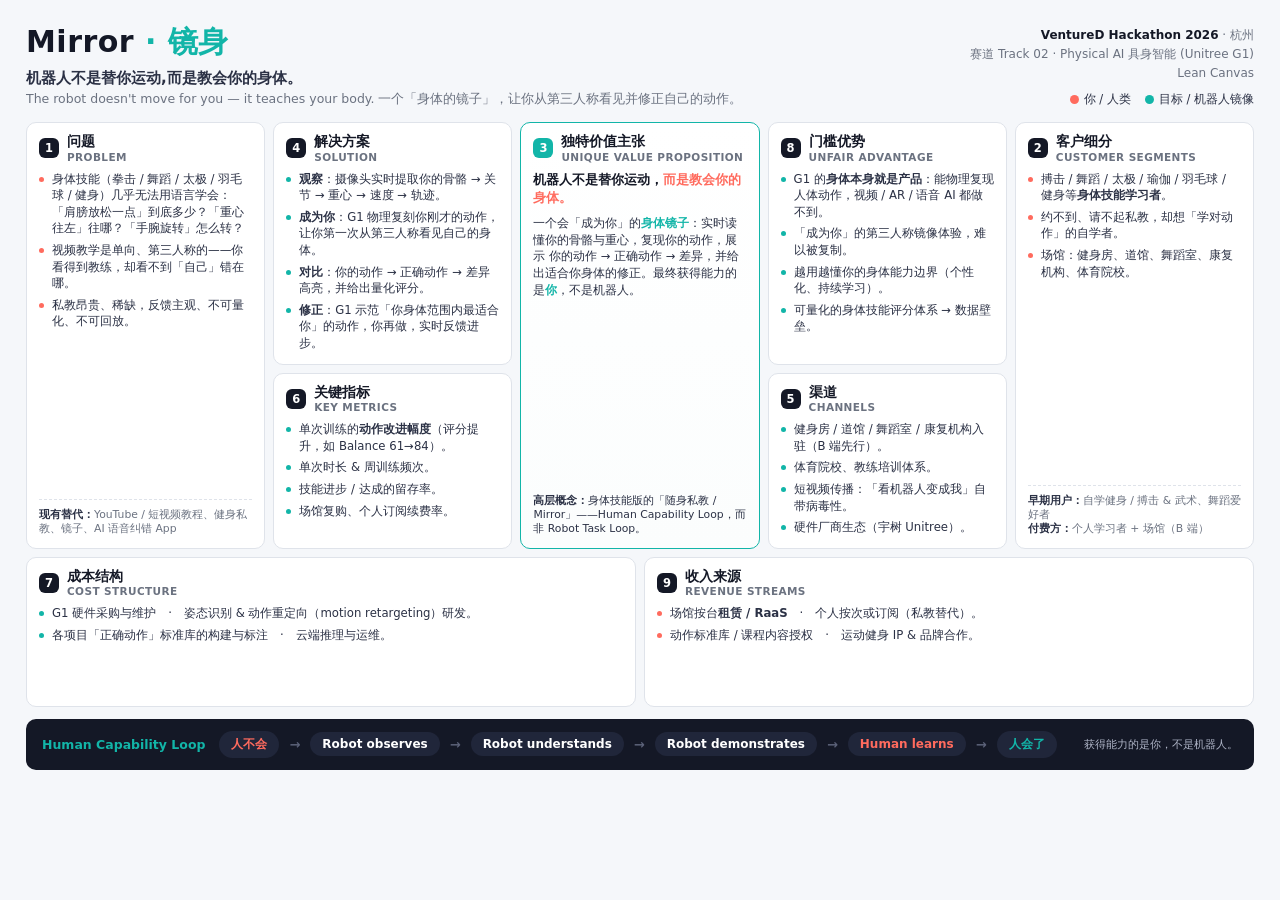
<file: lean-canvas/index.html>
<!DOCTYPE html>
<html lang="zh-CN">
<head>
<meta charset="UTF-8">
<meta name="viewport" content="width=device-width, initial-scale=1.0">
<title>Mirror · 镜身 — Lean Canvas</title>
<style>
  :root{
    --ink:#141826;        /* deep ink */
    --ink2:#2b3145;
    --cyan:#12b5a8;       /* target / robot */
    --cyan-t:#e5f7f5;
    --coral:#ff6b5e;      /* you / human */
    --coral-t:#ffece9;
    --line:#dfe3ea;
    --muted:#6b7280;
    --bg:#f5f7fa;
  }
  *{box-sizing:border-box;margin:0;padding:0;}
  html,body{background:var(--bg);}
  body{
    font-family:"Noto Sans CJK SC","Microsoft YaHei","PingFang SC",system-ui,sans-serif;
    color:var(--ink);
    padding:22px 26px;
    -webkit-print-color-adjust:exact;print-color-adjust:exact;
  }
  .wrap{max-width:1400px;margin:0 auto;}

  header{display:flex;align-items:flex-end;justify-content:space-between;gap:20px;margin-bottom:14px;}
  .brand h1{font-size:30px;letter-spacing:.5px;font-weight:900;}
  .brand h1 .en{color:var(--cyan);}
  .brand .tag{margin-top:6px;font-size:15px;color:var(--ink2);font-weight:700;}
  .brand .sub{margin-top:3px;font-size:12.5px;color:var(--muted);}
  .meta{text-align:right;font-size:12px;color:var(--muted);line-height:1.6;}
  .meta b{color:var(--ink);}
  .legend{display:flex;gap:14px;justify-content:flex-end;margin-top:6px;font-size:11.5px;color:var(--ink2);}
  .dot{display:inline-block;width:9px;height:9px;border-radius:50%;margin-right:5px;vertical-align:middle;}

  .grid{
    display:grid;
    grid-template-columns:repeat(10,1fr);
    grid-auto-rows:minmax(150px,auto);
    gap:8px;
  }
  .box{
    border:1px solid var(--line);
    border-radius:10px;
    background:#fff;
    padding:11px 12px 12px;
    display:flex;flex-direction:column;
    min-height:0;
  }
  .box .head{display:flex;align-items:center;gap:8px;margin-bottom:8px;}
  .badge{
    width:20px;height:20px;flex:0 0 20px;border-radius:6px;
    background:var(--ink);color:#fff;font-size:11.5px;font-weight:800;
    display:flex;align-items:center;justify-content:center;
  }
  .box h2{font-size:13.5px;font-weight:800;line-height:1.15;}
  .box h2 .en{display:block;font-size:10.5px;font-weight:700;color:var(--muted);letter-spacing:.4px;margin-top:1px;}
  ul{list-style:none;display:flex;flex-direction:column;gap:5px;}
  li{position:relative;padding-left:13px;font-size:11.7px;line-height:1.42;color:var(--ink2);}
  li::before{content:"";position:absolute;left:0;top:6px;width:5px;height:5px;border-radius:50%;background:var(--cyan);}
  .alt li::before{background:var(--coral);}
  .box .foot{margin-top:auto;padding-top:8px;font-size:10.8px;color:var(--muted);border-top:1px dashed var(--line);}
  .box .foot b{color:var(--ink2);}

  /* placement (canonical lean canvas) */
  .b-problem   {grid-column:1/3; grid-row:1/3;}
  .b-solution  {grid-column:3/5; grid-row:1/2;}
  .b-uvp       {grid-column:5/7; grid-row:1/3;}
  .b-adv       {grid-column:7/9; grid-row:1/2;}
  .b-segments  {grid-column:9/11;grid-row:1/3;}
  .b-metrics   {grid-column:3/5; grid-row:2/3;}
  .b-channels  {grid-column:7/9; grid-row:2/3;}
  .b-cost      {grid-column:1/6; grid-row:3/4;}
  .b-revenue   {grid-column:6/11;grid-row:3/4;}

  .b-uvp{background:linear-gradient(180deg,#fff, #fbfdfd);border:1.5px solid var(--cyan);}
  .b-uvp .badge{background:var(--cyan);}
  .b-uvp .lead{font-size:13px;font-weight:800;color:var(--ink);line-height:1.4;margin-bottom:8px;}
  .b-uvp .lead .hl{color:var(--coral);}
  .b-uvp .concept{font-size:11.5px;color:var(--ink2);line-height:1.45;}
  .b-uvp .concept b{color:var(--cyan);}

  /* loop strip */
  .loop{margin-top:12px;background:var(--ink);border-radius:10px;padding:12px 16px;color:#fff;display:flex;align-items:center;gap:10px;flex-wrap:wrap;}
  .loop .lt{font-size:12.5px;font-weight:800;color:var(--cyan);margin-right:4px;}
  .loop .step{font-size:12px;font-weight:700;background:#20263a;border-radius:20px;padding:5px 12px;}
  .loop .step.you{color:var(--coral);}
  .loop .step.win{color:var(--cyan);}
  .loop .arw{color:#5b6178;font-weight:800;font-size:13px;}
  .loop .cap{margin-left:auto;font-size:11px;color:#aeb4c6;}

  @page{size:A4 landscape;margin:8mm;}
  @media print{body{padding:0;background:#fff;} .wrap{max-width:none;}}
</style>
</head>
<body>
<div class="wrap">

  <header>
    <div class="brand">
      <h1>Mirror <span class="en">· 镜身</span></h1>
      <div class="tag">机器人不是替你运动,而是教会你的身体。</div>
      <div class="sub">The robot doesn't move for you — it teaches your body. 一个「身体的镜子」，让你从第三人称看见并修正自己的动作。</div>
    </div>
    <div class="meta">
      <div><b>VentureD Hackathon 2026</b> · 杭州</div>
      <div>赛道 Track 02 · Physical AI 具身智能 (Unitree G1)</div>
      <div>Lean Canvas</div>
      <div class="legend">
        <span><span class="dot" style="background:var(--coral)"></span>你 / 人类</span>
        <span><span class="dot" style="background:var(--cyan)"></span>目标 / 机器人镜像</span>
      </div>
    </div>
  </header>

  <div class="grid">

    <!-- 1 Problem -->
    <section class="box alt b-problem">
      <div class="head"><span class="badge">1</span><h2>问题<span class="en">PROBLEM</span></h2></div>
      <ul>
        <li>身体技能（拳击 / 舞蹈 / 太极 / 羽毛球 / 健身）几乎无法用语言学会：「肩膀放松一点」到底多少？「重心往左」往哪？「手腕旋转」怎么转？</li>
        <li>视频教学是单向、第三人称的——你看得到教练，却看不到「自己」错在哪。</li>
        <li>私教昂贵、稀缺，反馈主观、不可量化、不可回放。</li>
      </ul>
      <div class="foot"><b>现有替代：</b>YouTube / 短视频教程、健身私教、镜子、AI 语音纠错 App</div>
    </section>

    <!-- 4 Solution -->
    <section class="box b-solution">
      <div class="head"><span class="badge">4</span><h2>解决方案<span class="en">SOLUTION</span></h2></div>
      <ul>
        <li><b>观察</b>：摄像头实时提取你的骨骼 → 关节 → 重心 → 速度 → 轨迹。</li>
        <li><b>成为你</b>：G1 物理复刻你刚才的动作，让你第一次从第三人称看见自己的身体。</li>
        <li><b>对比</b>：你的动作 → 正确动作 → 差异高亮，并给出量化评分。</li>
        <li><b>修正</b>：G1 示范「你身体范围内最适合你」的动作，你再做，实时反馈进步。</li>
      </ul>
    </section>

    <!-- 3 UVP -->
    <section class="box b-uvp">
      <div class="head"><span class="badge">3</span><h2>独特价值主张<span class="en">UNIQUE VALUE PROPOSITION</span></h2></div>
      <div class="lead">机器人不是替你运动，<span class="hl">而是教会你的身体。</span></div>
      <div class="concept">一个会「成为你」的<b>身体镜子</b>：实时读懂你的骨骼与重心，复现你的动作，展示 你的动作 → 正确动作 → 差异，并给出适合你身体的修正。最终获得能力的是<b>你</b>，不是机器人。</div>
      <div class="foot" style="border-top:none;color:var(--ink2);"><b>高层概念：</b>身体技能版的「随身私教 / Mirror」——Human Capability Loop，而非 Robot Task Loop。</div>
    </section>

    <!-- 8 Unfair Advantage -->
    <section class="box b-adv">
      <div class="head"><span class="badge">8</span><h2>门槛优势<span class="en">UNFAIR ADVANTAGE</span></h2></div>
      <ul>
        <li>G1 的<b>身体本身就是产品</b>：能物理复现人体动作，视频 / AR / 语音 AI 都做不到。</li>
        <li>「成为你」的第三人称镜像体验，难以被复制。</li>
        <li>越用越懂你的身体能力边界（个性化、持续学习）。</li>
        <li>可量化的身体技能评分体系 → 数据壁垒。</li>
      </ul>
    </section>

    <!-- 2 Customer Segments -->
    <section class="box alt b-segments">
      <div class="head"><span class="badge">2</span><h2>客户细分<span class="en">CUSTOMER SEGMENTS</span></h2></div>
      <ul>
        <li>搏击 / 舞蹈 / 太极 / 瑜伽 / 羽毛球 / 健身等<b>身体技能学习者</b>。</li>
        <li>约不到、请不起私教，却想「学对动作」的自学者。</li>
        <li>场馆：健身房、道馆、舞蹈室、康复机构、体育院校。</li>
      </ul>
      <div class="foot">
        <b>早期用户：</b>自学健身 / 搏击 & 武术、舞蹈爱好者<br>
        <b>付费方：</b>个人学习者 + 场馆（B 端）
      </div>
    </section>

    <!-- 6 Key Metrics -->
    <section class="box b-metrics">
      <div class="head"><span class="badge">6</span><h2>关键指标<span class="en">KEY METRICS</span></h2></div>
      <ul>
        <li>单次训练的<b>动作改进幅度</b>（评分提升，如 Balance 61→84）。</li>
        <li>单次时长 & 周训练频次。</li>
        <li>技能进步 / 达成的留存率。</li>
        <li>场馆复购、个人订阅续费率。</li>
      </ul>
    </section>

    <!-- 5 Channels -->
    <section class="box b-channels">
      <div class="head"><span class="badge">5</span><h2>渠道<span class="en">CHANNELS</span></h2></div>
      <ul>
        <li>健身房 / 道馆 / 舞蹈室 / 康复机构入驻（B 端先行）。</li>
        <li>体育院校、教练培训体系。</li>
        <li>短视频传播：「看机器人变成我」自带病毒性。</li>
        <li>硬件厂商生态（宇树 Unitree）。</li>
      </ul>
    </section>

    <!-- 7 Cost Structure -->
    <section class="box b-cost">
      <div class="head"><span class="badge">7</span><h2>成本结构<span class="en">COST STRUCTURE</span></h2></div>
      <ul>
        <li>G1 硬件采购与维护　·　姿态识别 & 动作重定向（motion retargeting）研发。</li>
        <li>各项目「正确动作」标准库的构建与标注　·　云端推理与运维。</li>
      </ul>
    </section>

    <!-- 9 Revenue Streams -->
    <section class="box alt b-revenue">
      <div class="head"><span class="badge">9</span><h2>收入来源<span class="en">REVENUE STREAMS</span></h2></div>
      <ul>
        <li>场馆按台<b>租赁 / RaaS</b>　·　个人按次或订阅（私教替代）。</li>
        <li>动作标准库 / 课程内容授权　·　运动健身 IP & 品牌合作。</li>
      </ul>
    </section>

  </div>

  <div class="loop">
    <span class="lt">Human Capability Loop</span>
    <span class="step you">人不会</span><span class="arw">→</span>
    <span class="step">Robot observes</span><span class="arw">→</span>
    <span class="step">Robot understands</span><span class="arw">→</span>
    <span class="step">Robot demonstrates</span><span class="arw">→</span>
    <span class="step you">Human learns</span><span class="arw">→</span>
    <span class="step win">人会了</span>
    <span class="cap">获得能力的是你，不是机器人。</span>
  </div>

</div>
</body>
</html>
</file>
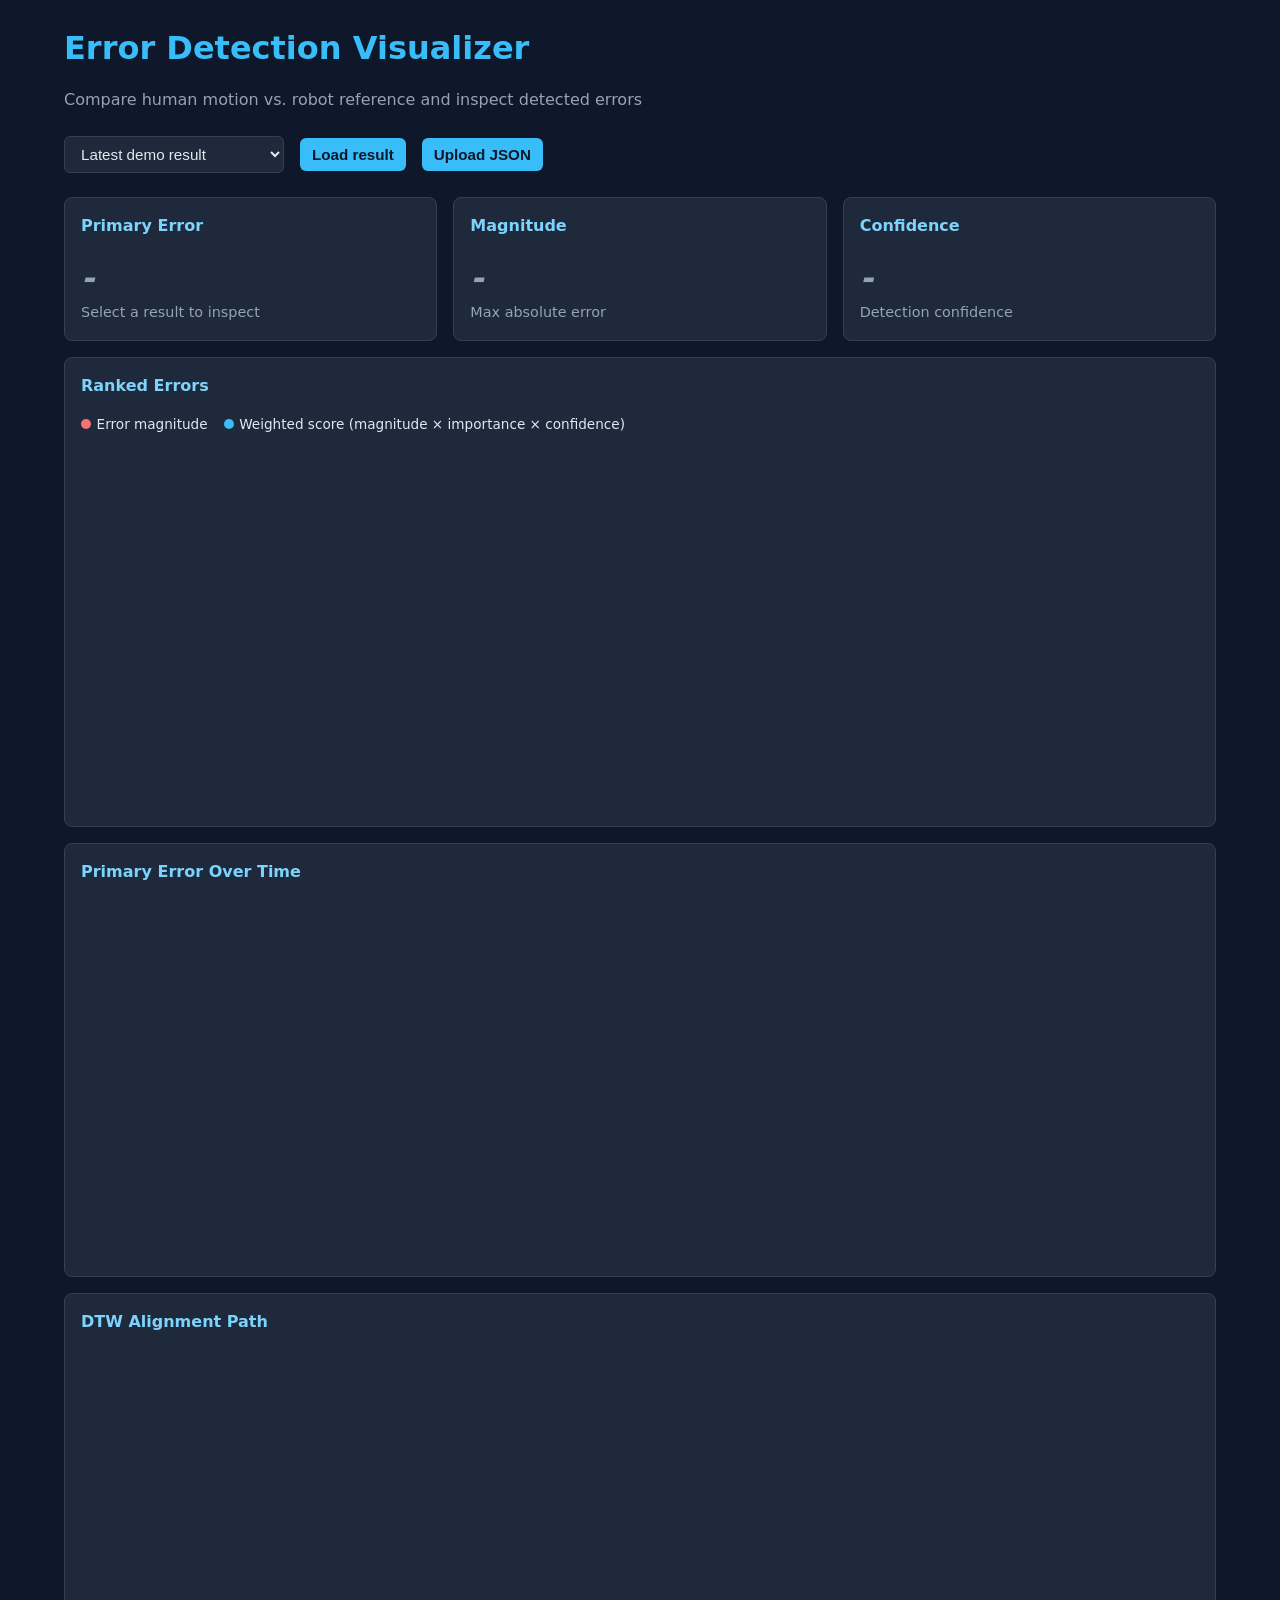
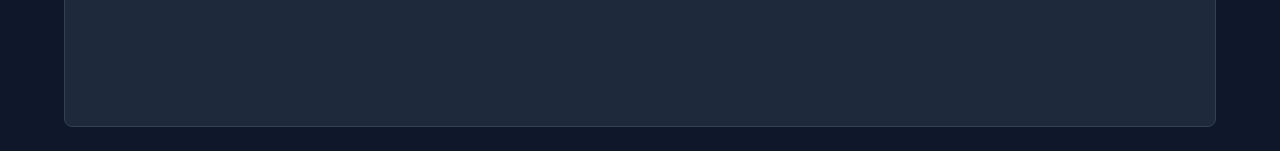
<file: error_detection/frontend/index.html>
<!DOCTYPE html>
<html lang="en">
<head>
  <meta charset="UTF-8">
  <meta name="viewport" content="width=device-width, initial-scale=1.0">
  <title>Error Detection Visualizer</title>
  <script src="https://cdn.plot.ly/plotly-2.27.0.min.js"></script>
  <style>
    * { box-sizing: border-box; }
    body {
      font-family: system-ui, -apple-system, sans-serif;
      margin: 0;
      background: #0f172a;
      color: #e2e8f0;
      line-height: 1.5;
    }
    .container { max-width: 1200px; margin: 0 auto; padding: 1.5rem; }
    h1 { color: #38bdf8; margin: 0 0 0.25rem; }
    .subtitle { color: #94a3b8; margin-bottom: 1.5rem; }
    .row { display: flex; gap: 1rem; align-items: center; flex-wrap: wrap; margin-bottom: 1.5rem; }
    input, select, button {
      padding: 0.5rem 0.75rem;
      border-radius: 0.375rem;
      border: 1px solid #334155;
      background: #1e293b;
      color: #e2e8f0;
      font-size: 0.95rem;
    }
    button { background: #38bdf8; color: #0f172a; border: none; font-weight: 600; cursor: pointer; }
    button:hover { background: #7dd3fc; }
    .grid { display: grid; grid-template-columns: repeat(auto-fit, minmax(320px, 1fr)); gap: 1rem; }
    .card {
      background: #1e293b;
      border-radius: 0.5rem;
      padding: 1rem;
      border: 1px solid #334155;
    }
    .card h3 { margin-top: 0; color: #7dd3fc; font-size: 1rem; }
    .metric { font-size: 2rem; font-weight: 700; color: #38bdf8; }
    .metric-label { color: #94a3b8; font-size: 0.9rem; }
    .feature-name { text-transform: capitalize; }
    .legend {
      display: flex; gap: 1rem; flex-wrap: wrap; font-size: 0.85rem;
      margin: 0.5rem 0 1rem;
    }
    .legend span { display: inline-flex; align-items: center; gap: 0.35rem; }
    .dot { width: 10px; height: 10px; border-radius: 50%; display: inline-block; }
    .chart { width: 100%; height: 360px; }
    .empty { color: #94a3b8; font-style: italic; }
  </style>
</head>
<body>
  <div class="container">
    <h1>Error Detection Visualizer</h1>
    <p class="subtitle">Compare human motion vs. robot reference and inspect detected errors</p>

    <div class="row">
      <select id="scenarioSelect">
        <option value="/error_detection_output/result.json">Latest demo result</option>
        <option value="/error_detection_output/demos/right_arm_too_low.json">Demo: right_arm_too_low</option>
        <option value="/error_detection_output/demos/left_arm_forward.json">Demo: left_arm_forward</option>
        <option value="/error_detection_output/demos/right_elbow_bent.json">Demo: right_elbow_bent</option>
        <option value="/error_detection_output/demos/torso_twisted.json">Demo: torso_twisted</option>
        <option value="/error_detection_output/demos/multiple_errors.json">Demo: multiple_errors</option>
        <option value="custom">Custom JSON path...</option>
      </select>
      <input id="customPath" type="text" placeholder="path/to/result.json" style="display:none; min-width: 300px;">
      <button id="loadBtn">Load result</button>
      <input type="file" id="fileInput" accept=".json" style="display:none;">
      <button id="uploadBtn">Upload JSON</button>
    </div>

    <div class="grid" id="summaryCards">
      <div class="card"><h3>Primary Error</h3><div class="metric empty">-</div><div class="metric-label">Select a result to inspect</div></div>
      <div class="card"><h3>Magnitude</h3><div class="metric empty">-</div><div class="metric-label">Max absolute error</div></div>
      <div class="card"><h3>Confidence</h3><div class="metric empty">-</div><div class="metric-label">Detection confidence</div></div>
    </div>

    <div class="card" style="margin-top: 1rem;">
      <h3>Ranked Errors</h3>
      <div class="legend">
        <span><span class="dot" style="background:#f87171"></span>Error magnitude</span>
        <span><span class="dot" style="background:#38bdf8"></span>Weighted score (magnitude × importance × confidence)</span>
      </div>
      <div id="rankedChart" class="chart"></div>
    </div>

    <div class="card" style="margin-top: 1rem;">
      <h3>Primary Error Over Time</h3>
      <div id="timelineChart" class="chart"></div>
    </div>

    <div class="card" style="margin-top: 1rem;">
      <h3>DTW Alignment Path</h3>
      <div id="alignmentChart" class="chart"></div>
    </div>
  </div>

  <script>
    const scenarioSelect = document.getElementById('scenarioSelect');
    const customPath = document.getElementById('customPath');
    const fileInput = document.getElementById('fileInput');

    scenarioSelect.onchange = () => {
      customPath.style.display = scenarioSelect.value === 'custom' ? 'inline-block' : 'none';
    };

    document.getElementById('uploadBtn').onclick = () => fileInput.click();
    fileInput.onchange = async (e) => {
      const file = e.target.files[0];
      if (!file) return;
      const text = await file.text();
      try {
        render(JSON.parse(text));
      } catch (err) {
        alert('Invalid JSON: ' + err.message);
      }
    };

    document.getElementById('loadBtn').onclick = async () => {
      let path = scenarioSelect.value;
      if (path === 'custom') path = customPath.value.trim();
      if (!path) return;
      try {
        const res = await fetch(path);
        if (!res.ok) throw new Error(res.status + ' ' + res.statusText);
        render(await res.json());
      } catch (err) {
        alert('Failed to load result: ' + err.message);
      }
    };

    function render(data) {
      const primary = data.primary_error;
      const ranked = data.ranked_errors || [];
      const alignment = data.alignment || [];

      // Summary cards
      const cards = document.getElementById('summaryCards');
      cards.innerHTML = `
        <div class="card">
          <h3>Primary Error</h3>
          <div class="metric feature-name">${primary.feature.replace(/_/g, ' ')}</div>
          <div class="metric-label">${primary.mean_error.toFixed(1)}° mean error</div>
        </div>
        <div class="card">
          <h3>Magnitude</h3>
          <div class="metric">${primary.max_abs_error.toFixed(1)}°</div>
          <div class="metric-label">Max absolute error</div>
        </div>
        <div class="card">
          <h3>Confidence</h3>
          <div class="metric">${(primary.confidence * 100).toFixed(0)}%</div>
          <div class="metric-label">Detection confidence</div>
        </div>
        <div class="card">
          <h3>Rhythm Error</h3>
          <div class="metric">${(data.timing_error_sec || 0).toFixed(3)}s</div>
          <div class="metric-label">Mean aligned timestamp lag</div>
        </div>
      `;

      // Ranked errors bar chart
      const features = ranked.map(e => e.feature.replace(/_/g, ' '));
      const magnitudes = ranked.map(e => e.max_abs_error);
      const weighted = ranked.map(e =>
        e.max_abs_error * e.feature_importance * e.confidence
      );
      Plotly.newPlot('rankedChart', [
        {
          x: features, y: magnitudes, type: 'bar', name: 'Magnitude',
          marker: { color: '#f87171' }
        },
        {
          x: features, y: weighted, type: 'bar', name: 'Weighted score',
          marker: { color: '#38bdf8' }
        }
      ], {
        barmode: 'group',
        paper_bgcolor: '#1e293b',
        plot_bgcolor: '#1e293b',
        font: { color: '#e2e8f0' },
        margin: { t: 20 },
        yaxis: { title: 'degrees / score', gridcolor: '#334155' },
        xaxis: { tickangle: -25 }
      }, { responsive: true });

      // Timeline of primary error over aligned frames
      // We don't have per-frame data in the saved JSON, so reconstruct aligned
      // timestamps from the alignment array if present.
      if (alignment.length > 0) {
        const idx = Array.from({length: alignment.length}, (_, i) => i);
        const pairs = alignment.map(p => p);
        Plotly.newPlot('timelineChart', [
          {
            x: idx,
            y: pairs.map(() => primary.max_abs_error),
            mode: 'lines',
            name: 'Primary error envelope',
            line: { color: '#f87171', width: 2, dash: 'dot' },
            opacity: 0.5
          }
        ], {
          paper_bgcolor: '#1e293b',
          plot_bgcolor: '#1e293b',
          font: { color: '#e2e8f0' },
          margin: { t: 20 },
          yaxis: { title: 'degrees', gridcolor: '#334155' },
          xaxis: { title: 'aligned frame index', gridcolor: '#334155' },
          annotations: [{
            x: idx[Math.floor(idx.length / 2)],
            y: primary.max_abs_error,
            text: `Worst mismatch: ${primary.max_abs_error.toFixed(1)}°`,
            showarrow: true,
            arrowhead: 2,
            font: { color: '#e2e8f0' }
          }]
        }, { responsive: true });
      }

      // DTW alignment path
      const refIdx = alignment.map(p => p[0]);
      const humanIdx = alignment.map(p => p[1]);
      Plotly.newPlot('alignmentChart', [
        {
          x: refIdx, y: humanIdx, mode: 'lines',
          line: { color: '#38bdf8', width: 2 },
          name: 'Alignment path'
        }
      ], {
        paper_bgcolor: '#1e293b',
        plot_bgcolor: '#1e293b',
        font: { color: '#e2e8f0' },
        margin: { t: 20 },
        xaxis: { title: 'reference frame', gridcolor: '#334155' },
        yaxis: { title: 'human frame', gridcolor: '#334155' },
        shapes: [{
          type: 'line', x0: 0, y0: 0,
          x1: Math.max(...refIdx, 1), y1: Math.max(...humanIdx, 1),
          line: { color: '#94a3b8', width: 1, dash: 'dash' }
        }]
      }, { responsive: true });
    }
  </script>
</body>
</html>
</file>
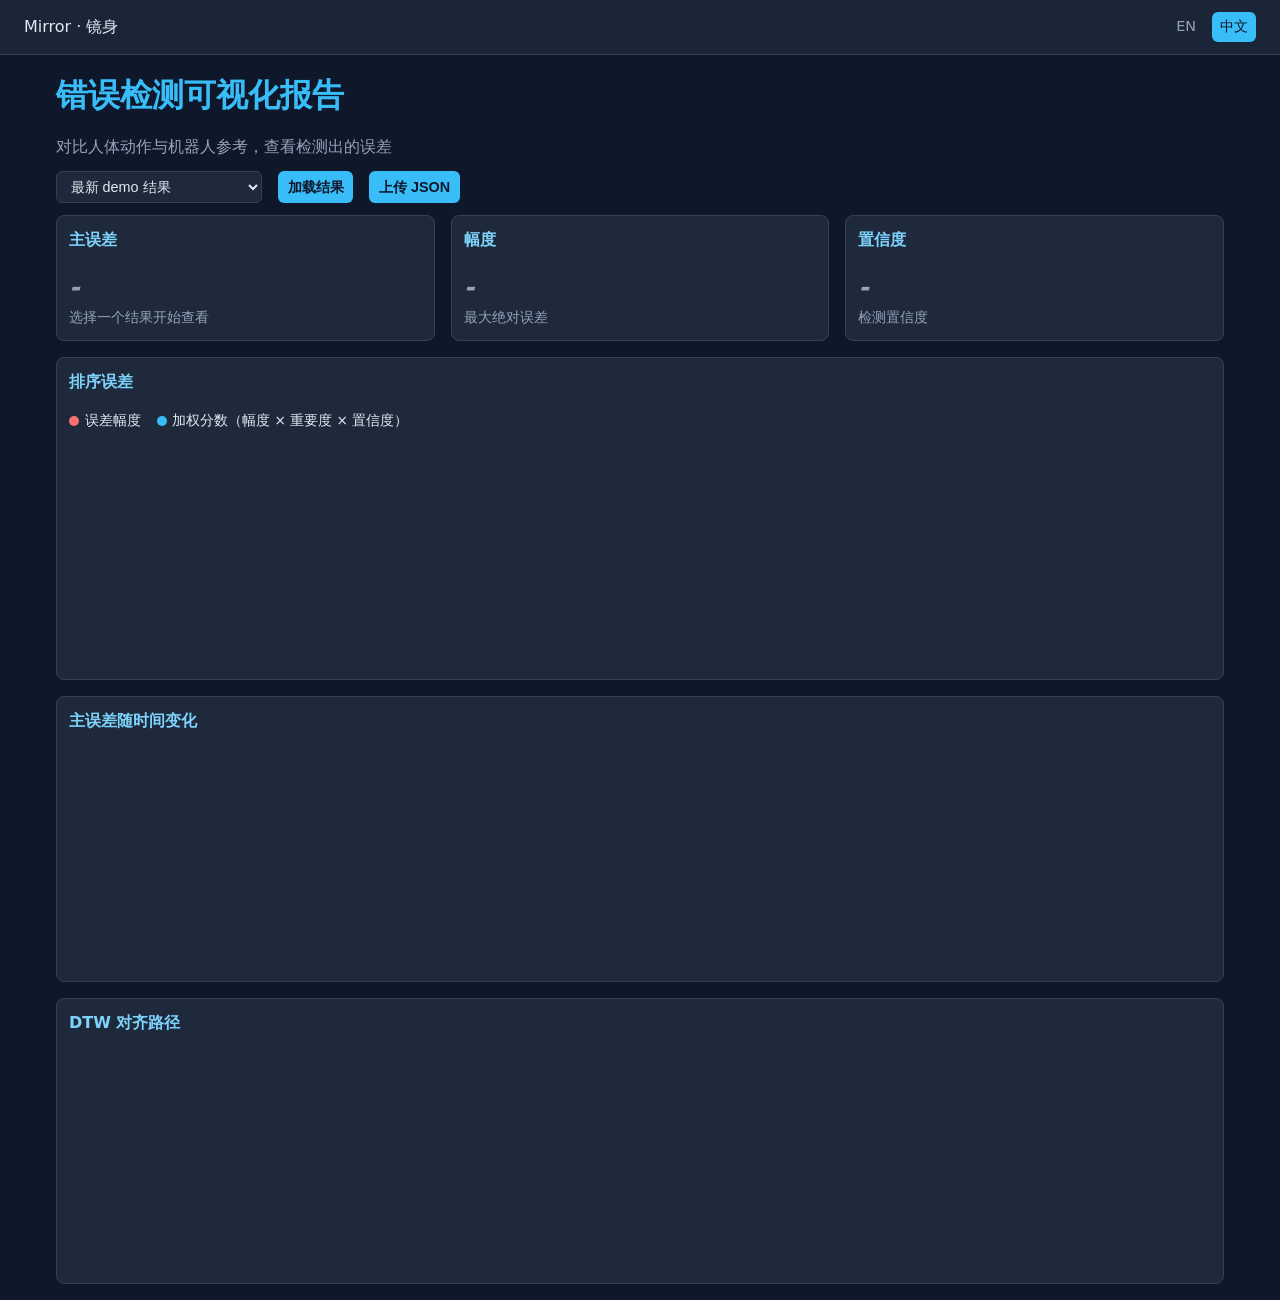
<file: error_detection/frontend/index-zh.html>
<!DOCTYPE html>
<html lang="zh-CN">
<head>
  <meta charset="UTF-8">
  <meta name="viewport" content="width=device-width, initial-scale=1.0">
  <title>错误检测可视化报告</title>
  <script src="https://cdn.plot.ly/plotly-2.27.0.min.js"></script>
  <style>
    * { box-sizing: border-box; }
    body {
      font-family: system-ui, -apple-system, "Microsoft YaHei", "PingFang SC", sans-serif;
      margin: 0;
      background: #0f172a;
      color: #e2e8f0;
      line-height: 1.5;
    }
    .nav {
      background: rgba(30, 41, 59, 0.85);
      border-bottom: 1px solid #334155;
      padding: 0.75rem 1.5rem;
      display: flex;
      align-items: center;
      justify-content: space-between;
    }
    .nav a { color: #e2e8f0; text-decoration: none; font-weight: 500; }
    .nav a:hover { color: #38bdf8; }
    .lang-switch { display: flex; gap: 0.5rem; font-size: 0.9rem; }
    .lang-switch a { padding: 0.25rem 0.5rem; border-radius: 0.375rem; color: #94a3b8; }
    .lang-switch a:hover { background: #1e293b; color: #e2e8f0; }
    .lang-switch span { padding: 0.25rem 0.5rem; border-radius: 0.375rem; background: #38bdf8; color: #0f172a; }
    .container { max-width: 1200px; margin: 0 auto; padding: 1.5rem; }
    h1 { color: #38bdf8; margin: 0 0 0.25rem; }
    .subtitle { color: #94a3b8; margin-bottom: 1.5rem; }
    .row { display: flex; gap: 1rem; align-items: center; flex-wrap: wrap; margin-bottom: 1.5rem; }
    input, select, button {
      padding: 0.5rem 0.75rem;
      border-radius: 0.375rem;
      border: 1px solid #334155;
      background: #1e293b;
      color: #e2e8f0;
      font-size: 0.95rem;
    }
    button { background: #38bdf8; color: #0f172a; border: none; font-weight: 600; cursor: pointer; }
    button:hover { background: #7dd3fc; }
    .grid { display: grid; grid-template-columns: repeat(auto-fit, minmax(320px, 1fr)); gap: 1rem; }
    .card {
      background: #1e293b;
      border-radius: 0.5rem;
      padding: 1rem;
      border: 1px solid #334155;
    }
    .card h3 { margin-top: 0; color: #7dd3fc; font-size: 1rem; }
    .metric { font-size: 2rem; font-weight: 700; color: #38bdf8; }
    .metric-label { color: #94a3b8; font-size: 0.9rem; }
    .feature-name { text-transform: capitalize; }
    .legend {
      display: flex; gap: 1rem; flex-wrap: wrap; font-size: 0.85rem;
      margin: 0.5rem 0 1rem;
    }
    .legend span { display: inline-flex; align-items: center; gap: 0.35rem; }
    .dot { width: 10px; height: 10px; border-radius: 50%; display: inline-block; }
    .container { padding: 1rem; }
    .subtitle { margin-bottom: 0.75rem; }
    .row { margin-bottom: 0.75rem; }
    input, select, button { padding: 0.4rem 0.6rem; font-size: 0.9rem; }
    .card { padding: 0.75rem; }
    .metric { font-size: 1.6rem; }
    .chart { width: 100%; height: 220px; }
    .empty { color: #94a3b8; font-style: italic; }
  </style>
</head>
<body>
  <nav class="nav">
    <a href="../../frontend/index-zh.html">Mirror · 镜身</a>
    <div class="lang-switch">
      <a href="index.html">EN</a>
      <span>中文</span>
    </div>
  </nav>

  <div class="container">
    <h1>错误检测可视化报告</h1>
    <p class="subtitle">对比人体动作与机器人参考，查看检测出的误差</p>

    <div class="row">
      <select id="scenarioSelect">
        <option value="/error_detection_output/result.json">最新 demo 结果</option>
        <option value="/error_detection_output/demos/right_arm_too_low.json">Demo: right_arm_too_low</option>
        <option value="/error_detection_output/demos/left_arm_forward.json">Demo: left_arm_forward</option>
        <option value="/error_detection_output/demos/right_elbow_bent.json">Demo: right_elbow_bent</option>
        <option value="/error_detection_output/demos/torso_twisted.json">Demo: torso_twisted</option>
        <option value="/error_detection_output/demos/multiple_errors.json">Demo: multiple_errors</option>
        <option value="custom">自定义 JSON 路径…</option>
      </select>
      <input id="customPath" type="text" placeholder="path/to/result.json" style="display:none; min-width: 300px;">
      <button id="loadBtn">加载结果</button>
      <input type="file" id="fileInput" accept=".json" style="display:none;">
      <button id="uploadBtn">上传 JSON</button>
    </div>

    <div class="grid" id="summaryCards">
      <div class="card"><h3>主误差</h3><div class="metric empty">-</div><div class="metric-label">选择一个结果开始查看</div></div>
      <div class="card"><h3>幅度</h3><div class="metric empty">-</div><div class="metric-label">最大绝对误差</div></div>
      <div class="card"><h3>置信度</h3><div class="metric empty">-</div><div class="metric-label">检测置信度</div></div>
    </div>

    <div class="card" style="margin-top: 1rem;">
      <h3>排序误差</h3>
      <div class="legend">
        <span><span class="dot" style="background:#f87171"></span>误差幅度</span>
        <span><span class="dot" style="background:#38bdf8"></span>加权分数（幅度 × 重要度 × 置信度）</span>
      </div>
      <div id="rankedChart" class="chart"></div>
    </div>

    <div class="card" style="margin-top: 1rem;">
      <h3>主误差随时间变化</h3>
      <div id="timelineChart" class="chart"></div>
    </div>

    <div class="card" style="margin-top: 1rem;">
      <h3>DTW 对齐路径</h3>
      <div id="alignmentChart" class="chart"></div>
    </div>
  </div>

  <script>
    const scenarioSelect = document.getElementById('scenarioSelect');
    const customPath = document.getElementById('customPath');
    const fileInput = document.getElementById('fileInput');

    scenarioSelect.onchange = () => {
      customPath.style.display = scenarioSelect.value === 'custom' ? 'inline-block' : 'none';
    };

    document.getElementById('uploadBtn').onclick = () => fileInput.click();
    fileInput.onchange = async (e) => {
      const file = e.target.files[0];
      if (!file) return;
      const text = await file.text();
      try {
        render(JSON.parse(text));
      } catch (err) {
        alert('JSON 无效：' + err.message);
      }
    };

    document.getElementById('loadBtn').onclick = async () => {
      let path = scenarioSelect.value;
      if (path === 'custom') path = customPath.value.trim();
      if (!path) return;
      try {
        const res = await fetch(path);
        if (!res.ok) throw new Error(res.status + ' ' + res.statusText);
        render(await res.json());
      } catch (err) {
        alert('加载结果失败：' + err.message);
      }
    };

    function render(data) {
      const primary = data.primary_error;
      const ranked = data.ranked_errors || [];
      const alignment = data.alignment || [];

      const cards = document.getElementById('summaryCards');
      cards.innerHTML = `
        <div class="card">
          <h3>主误差</h3>
          <div class="metric feature-name">${primary.feature.replace(/_/g, ' ')}</div>
          <div class="metric-label">平均误差 ${primary.mean_error.toFixed(1)}°</div>
        </div>
        <div class="card">
          <h3>幅度</h3>
          <div class="metric">${primary.max_abs_error.toFixed(1)}°</div>
          <div class="metric-label">最大绝对误差</div>
        </div>
        <div class="card">
          <h3>置信度</h3>
          <div class="metric">${(primary.confidence * 100).toFixed(0)}%</div>
          <div class="metric-label">检测置信度</div>
        </div>
        <div class="card">
          <h3>节奏误差</h3>
          <div class="metric">${(data.timing_error_sec || 0).toFixed(3)}s</div>
          <div class="metric-label">平均对齐时间滞后</div>
        </div>
      `;

      const features = ranked.map(e => e.feature.replace(/_/g, ' '));
      const magnitudes = ranked.map(e => e.max_abs_error);
      const weighted = ranked.map(e =>
        e.max_abs_error * e.feature_importance * e.confidence
      );
      Plotly.newPlot('rankedChart', [
        {
          x: features, y: magnitudes, type: 'bar', name: '误差幅度',
          marker: { color: '#f87171' }
        },
        {
          x: features, y: weighted, type: 'bar', name: '加权分数',
          marker: { color: '#38bdf8' }
        }
      ], {
        barmode: 'group',
        paper_bgcolor: '#1e293b',
        plot_bgcolor: '#1e293b',
        font: { color: '#e2e8f0' },
        margin: { t: 20 },
        yaxis: { title: '角度 / 分数', gridcolor: '#334155' },
        xaxis: { tickangle: -25 }
      }, { responsive: true });

      if (alignment.length > 0) {
        const idx = Array.from({length: alignment.length}, (_, i) => i);
        const pairs = alignment.map(p => p);
        Plotly.newPlot('timelineChart', [
          {
            x: idx,
            y: pairs.map(() => primary.max_abs_error),
            mode: 'lines',
            name: '主误差包络',
            line: { color: '#f87171', width: 2, dash: 'dot' },
            opacity: 0.5
          }
        ], {
          paper_bgcolor: '#1e293b',
          plot_bgcolor: '#1e293b',
          font: { color: '#e2e8f0' },
          margin: { t: 20 },
          yaxis: { title: '角度', gridcolor: '#334155' },
          xaxis: { title: '对齐帧索引', gridcolor: '#334155' },
          annotations: [{
            x: idx[Math.floor(idx.length / 2)],
            y: primary.max_abs_error,
            text: `最大不匹配：${primary.max_abs_error.toFixed(1)}°`,
            showarrow: true,
            arrowhead: 2,
            font: { color: '#e2e8f0' }
          }]
        }, { responsive: true });
      }

      const refIdx = alignment.map(p => p[0]);
      const humanIdx = alignment.map(p => p[1]);
      Plotly.newPlot('alignmentChart', [
        {
          x: refIdx, y: humanIdx, mode: 'lines',
          line: { color: '#38bdf8', width: 2 },
          name: '对齐路径'
        }
      ], {
        paper_bgcolor: '#1e293b',
        plot_bgcolor: '#1e293b',
        font: { color: '#e2e8f0' },
        margin: { t: 20 },
        xaxis: { title: '参考帧', gridcolor: '#334155' },
        yaxis: { title: '人体帧', gridcolor: '#334155' },
        shapes: [{
          type: 'line', x0: 0, y0: 0,
          x1: Math.max(...refIdx, 1), y1: Math.max(...humanIdx, 1),
          line: { color: '#94a3b8', width: 1, dash: 'dash' }
        }]
      }, { responsive: true });
    }
  </script>
</body>
</html>
</file>
